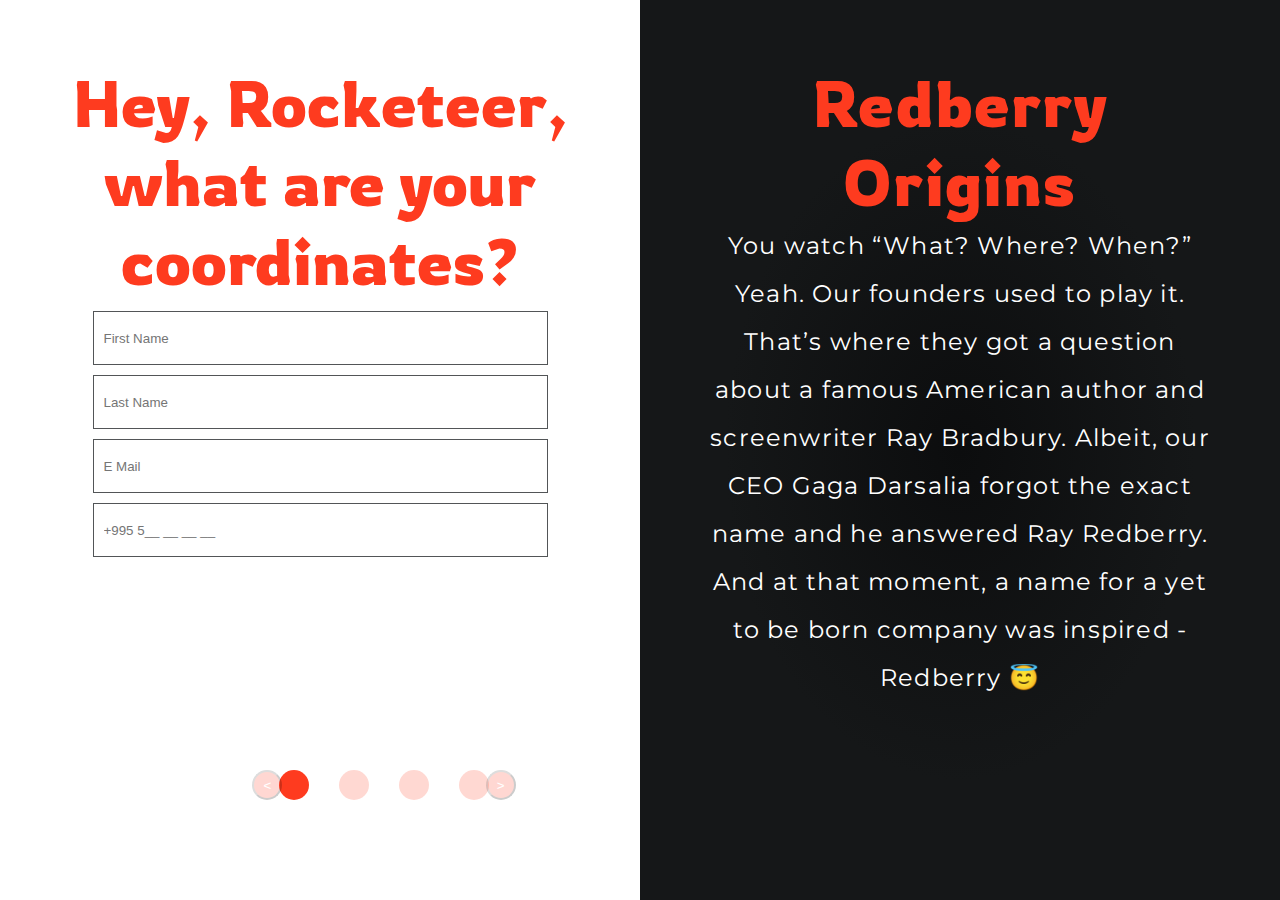
<file: gio-main/index.html>
<!DOCTYPE html>
<html>
<head>
	<meta charset="utf-8">
	<meta name="viewport" content="width=device-width, initial-scale=1">
	<title>welcome!</title>
	<link rel="preconnect" href="https://fonts.googleapis.com">
<link rel="preconnect" href="https://fonts.gstatic.com" crossorigin>
<link href="https://fonts.googleapis.com/css2?family=Rowdies&display=swap" rel="stylesheet">
<link rel="preconnect" href="https://fonts.googleapis.com">
<link rel="preconnect" href="https://fonts.gstatic.com" crossorigin>
<link href="https://fonts.googleapis.com/css2?family=Montserrat:wght@300&display=swap" rel="stylesheet">
	<link rel="stylesheet" href="./css/style.css">
	
</head>
<body>
	 


	<div class="main">
		<form action="#" method="#">
			<div class="form active">
				<div class="inputs">
					<h3>Hey, Rocketeer, what are your coordinates?</h3>
					<div class="field">
						<input type="text" name="" id="" placeholder="First Name">
						<span></span>
					</div>
					<div class="field">
						<input type="text" name="" id="" placeholder="Last Name">
						<span></span>
					</div>
					<div class="field">
						<input type="email" name="" id="" placeholder="E Mail">
						<span></span>
					</div>
					<div class="field">
						<input type="text" name="" id="" placeholder="+995 5__ __ __ __">
						<span></span>
					</div>
				</div>
				<div class="description">
					<h3>Redberry Origins</h3>
					<p>
						You watch “What? Where? When?” Yeah. Our founders used to play it. That’s where they got a question about a famous American author and screenwriter Ray Bradbury. Albeit, our CEO Gaga Darsalia forgot the exact name and he answered Ray Redberry. And at that moment, a name for a yet to be born company was inspired - Redberry 😇
					</p>
				</div>
			</div>	
			<div class="form">
				<div class="inputs">
					<h3>Tell us about your skills</h3>

					<!-- <input type="text" name="" id="" placeholder="First Name"> -->
					<select name="" id="">
						<option value="">Skills</option>
						<option value="php">PHP</option>
						<option value="js">JS</option>
						<option value="css">CSS</option>
					</select>
					<input type="number" name="" id="" placeholder="Experience Duration in Years">
					<input type="button" class="add-prg-lan" name="" id="" value="Add Programming Language">
				</div>
				<div class="description">
					<h3>A bit about our battles</h3>
					<p>
						As we said, Redberry has been on the field for quite some time now, and we have touched and embraced a variety of programming languages, technologies, philosophies, and frameworks. We are battle-tested in PHP Laravel Stack with Vue.js, refined in React, and allies with Serverside technologies like Docker and Kubernetes, and now we have set foot in the web3 industry.
					</p>
				</div>
			</div>	
			<div class="form">
				<div class="inputs">
					<h3>Covid Stuff</h3>

					
					<div class="group">
						<p class="q-title" >how would you prefer to work?</p >
						<input type="radio" name="work" id="office" value="From Sairme Office" class="work">
						<label for="office">From Sairme Office</label>
						<br>
						<input type="radio" name="work" id="home" value="From Home" class="work">
						<label for="home">From Home</label>
						<br>
						<input type="radio" name="work" id="hybrid" value="Hybrid" class="work">
						<label for="hybrid">Hybrid</label>
						<br>
					</div>
					
					<div class="group">
						<p class="q-title" >Did you contact covid 19? :(</p >
						<input type="radio" name="covid" id="yes" value="yes" class="covid">
						<label for="yes">Yes</label>
						<br>
						<input type="radio" name="covid" id="no" value="no" class="covid">
						<label for="no">No</label>
						<br>
					</div>	

					<div class="group">
						<p class="q-title" >When?</p >
						<input type="date" name="" id="">
						<br>
					</div>
					
					
					<br>

				</div>
				<div class="description">
					<h3>Redberry Covid Policies</h3>
					<p>
						As this infamous pandemic took over the world, we adjusted our working practices so that our employees can be as safe and comfortable as possible. We have a hybrid work environment, so you can either work from home or visit our lovely office on Sairme Street. If it was up to us, we would love you to see us in the office because we think face-to-face communications > Zoom meetings. Both on the fun and productivity scales. 
					</p>
				</div>
			</div>	
			<div class="form">
				<div class="inputs">
					<h3>What about you?</h3>
					
					<div class="group">
						<p class="q-title" >Would you attend Devtalks and maybe also organize your own?</p >
						<input type="radio" name="devtalks" id="devtalks-yes" value="yes" class="devtalks">
						<label for="devtalks-yes">Yes</label>
						<br>
						<input type="radio" name="devtalks" id="devtalks-no" value="no" class="devtalks">
						<label for="devtalks-no">No</label>
						<br>
					</div>	

					<div class="group">
						<p class="q-title" >What would you speak about at Devtalk?</p >
						<textarea name="" id=""  rows="8" placeholder="I would..."></textarea>
					</div>
					<div class="group">
						<p class="q-title" >Tell us something special</p >
						<textarea name="" id=""  rows="6" placeholder="I ..."></textarea>
					</div>
					
					
					<br>

				</div>
				<div class="description">
					<h3>Redberrian Insights</h3>
					<p>
						We were soo much fun before the pandemic started! Parties almost every weekend and lavish employee birthday celebrations! Unfortunately, covid ruined that fun like it did almost everything else in the world. But we try our best to zhuzh it up a bit. For example, we host biweekly Devtalks where our senior and lead developers talk about topics they are passionate about. Previous topics have included Web3, NFT, Laravel 9, Kubernetes, etc. We hold these talks in the office but you can join our Zoom broadcast as well. Feel free to join either as an attendee or a speaker! 
					</p>
				</div>
			</div>	
		
			<div class="paging">
				<button> < </button>
				<div class="page-indicator">
					
				</div>		
				<button> > </button>
			</div>

		</form>
	</div>

<!-- 
	<div class="form after-submit">
				<div class="description submit">
					
					<button>Submit</button>
					<a href="#">go back</a>
				</div>
			</div>	 -->


			<script type="text/javascript" src="js/main.js"></script>
</body>
</html>
</file>
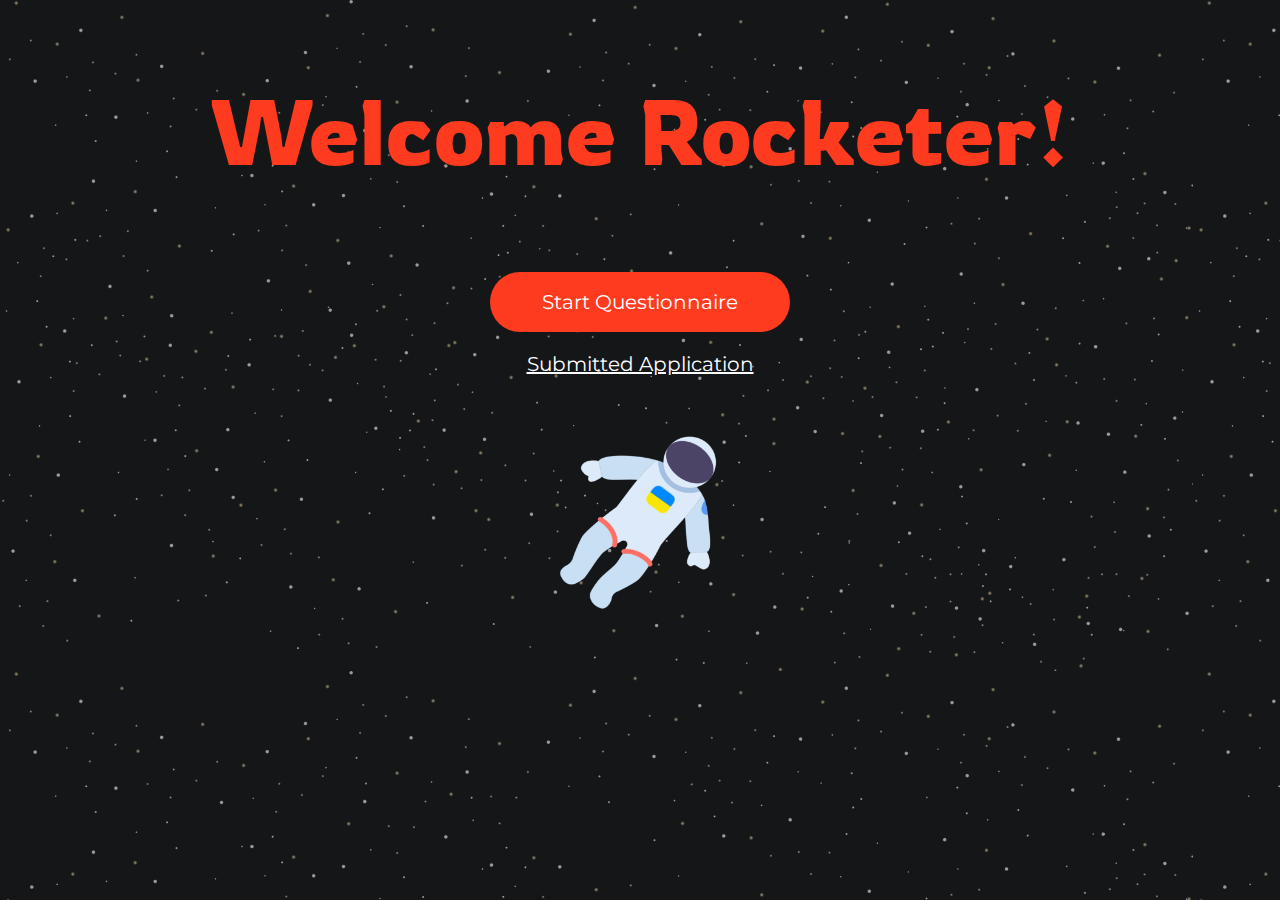
<file: amocana.html>
<!DOCTYPE html>
<html lang="en">
<head>
    <link rel="preconnect" href="https://fonts.googleapis.com">
    <link rel="preconnect" href="https://fonts.gstatic.com" crossorigin>
    <link href="https://fonts.googleapis.com/css2?family=Montserrat:wght@300&display=swap" rel="stylesheet">
    <meta charset="UTF-8">
    <meta http-equiv="X-UA-Compatible" content="IE=edge">
    <meta name="viewport" content="width=device-width, initial-scale=1.0">
    <link rel="preconnect" href="https://fonts.googleapis.com">
<link rel="preconnect" href="https://fonts.gstatic.com" crossorigin>
<link href="https://fonts.googleapis.com/css2?family=Rowdies:wght@300&display=swap" rel="stylesheet">
    
    <link rel="stylesheet" href="style.css">
    <title>BOOTCAMP</title>
</head>
<body>
    <div class="background-image"></div>
<h1 class="container">Welcome Rocketer!</h1>
<div>
    <a href="gio-main/index.html">
        <button  class="btn">Start Questionnaire</button>
    </a>
</div>
    
<div class="sub">
    <a href="" >Submitted Application</a>
</div>
<div class="img">   
    <img  src="e60fdad3d0a1449a6159b11d2568ca03.png" id="myimg" 
    onclick="rotateimag()" 
    width="290" height="283"/>
</div>
<script src="script.js"></script>

</body>
</html>
</file>
<file: gio-main/css/style.css>
* {
	margin: 0;
	padding: 0;
	box-sizing: border-box;
}


body {
	font-family: Montserrat;
}

.main {
	width: 100%;
	height: 100vh;
}

h3 {
	text-align: center;
	font-family: Rowdies;
	font-style: normal;
	font-weight: normal;
	font-size: 64px;
	line-height: 79px;
	display: flex;
	align-items: center;
	text-align: center;

	/* Redberry Red */

	color: #FE3B1F;
}

.form {
	display: flex;
	height: 100vh;
	position: absolute;
	top: 0;
	left: 0;
	display: none;
}

.form.active {
	display: flex;
}

.form>div {
	height: 100%;
	width: 50%;
	/*float: left;*/
	color: #ffffff;
	padding: 5%;
	text-align: center;
}

.inputs {
	background: white;
}

.inputs input,
select {
	/*position: absolute;*/
	width: 455px;
	height: 54px;
	margin: 10px auto;
	/*left: 235px;*/
	/*top: 390px;*/
	padding: 10px;
	background: #FFFFFF;
	display: block;
	border: 1px solid #525557;
	box-sizing: border-box;
}

.q-title,
label {
	color: #000;
	font-family: Montserrat;
	font-style: normal;
	font-weight: normal;
	font-size: 18px;
	line-height: 22px;
}

.q-title {
	font-weight: bold;
}

.group {
	padding: 30px;
	text-align: left;
}

.group>input[type="radio"] {
	padding: unset;
	width: unset;
	height: unset;
	display: inline;
}

.group textarea {
	padding: 20px 10px;
	width: 535px;
	resize: none;
}

.group input {

	margin: 10px 10px;
}


.description {
	background: radial-gradient(50% 50% at 50% 50%, #0C0D0E 0%, #151718 73.44%);
	font-size: 24px;
	line-height: 200%;
	letter-spacing: 0.05em;
	text-align: center;
	font-family: Montserrat;
	text-align: center;
}

.inputs .add-prg-lan {
	width: 201px;
	height: 32px;
	background: #FE3B1F;
	color: #ffffff;
}

.paging {
	position: absolute;
	bottom: 10%;
	left: 5%;
	height: 50px;
	width: 50%;
	display: flex;
	justify-content: space-evenly;
	align-items: center;
}

.page-indicator {
	height: 50px;
	width: 50%;
	display: flex;
	align-items: center;
	justify-content: center;
	position: fixed;
	bottom: 10%;
	/*left: 5%;*/
	z-index: 5;
	/*background: red;*/
}

em,
.paging button {
	display: block;
	color: white;
	width: 30px;
	height: 30px;
	border-radius: 50%;
	background: #FE3B1F;
	opacity: 0.2;
	margin: 0 15px;
	z-index: 7;
}

em.cur-page {
	opacity: 1;
}
</file>
<file: style.css>
body{
    text-align: center;
     background-image:url(/f0ac27f1ff63894902fec4af51ae8ce5.png) ;
    background-size: contain;
    background-color: rgb(21, 22, 24);
     image-orientation:initial;
    
    
}




.container{
    margin-top: 100px;
font-size: 90px;
line-height: 62px;
font-family: 'Rowdies', cursive;
font-weight: 400;
color: rgb(254, 59, 31);

}
.btn{
    color: white;
    font-family: 'Montserrat', sans-serif;
    width: 300px;
    height: 60px;
    border: 2px ;
    border-radius: 30px;
    font-size: 20px;
    background-color: rgb(254, 59, 31);
    margin-top: 50px;
    cursor: pointer;
}

.sub{
    
    font-family: 'Montserrat', sans-serif;
    margin-top:20px;
    font-size: 20px;
    
}
.sub,a{
    color: white;
}
/*
.image-resize{
    padding: 0;
    margin: 0;
    height: 300px;
    rotate: 500deg;
}
/*
</file>
